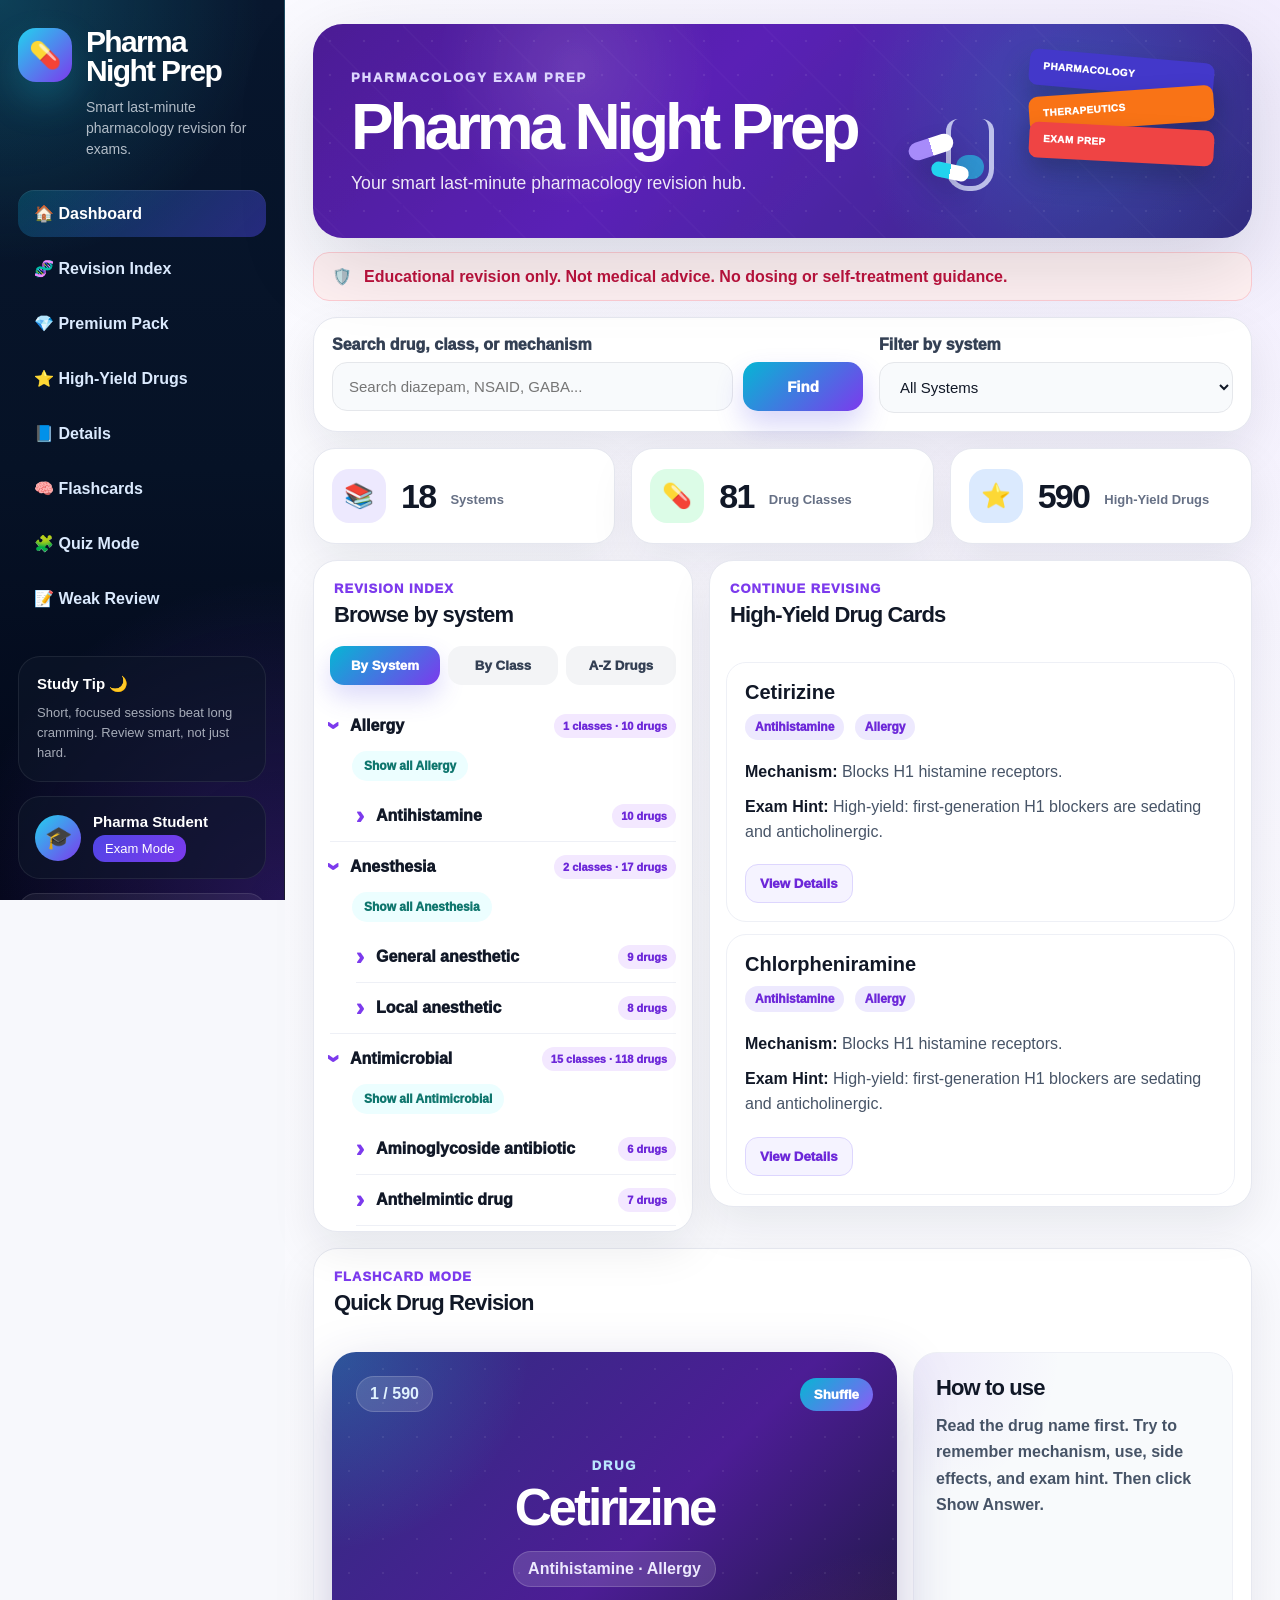
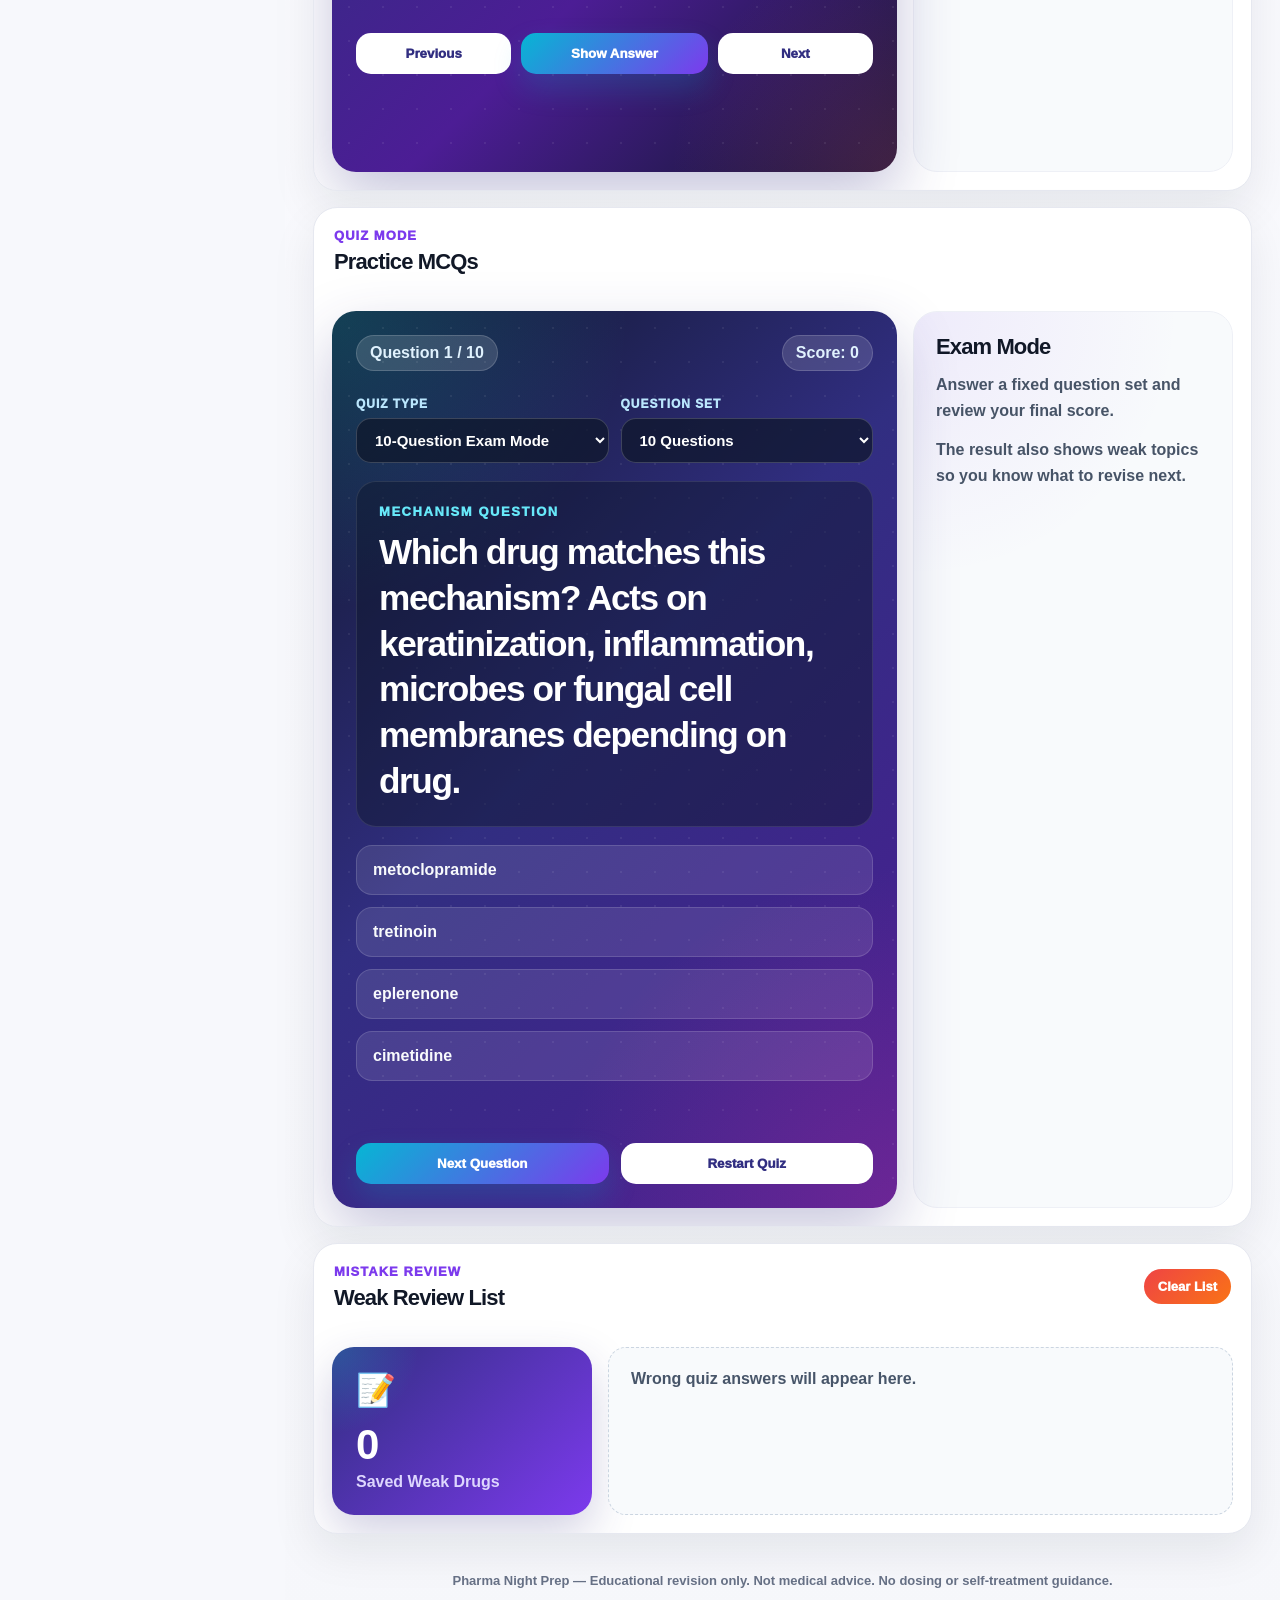
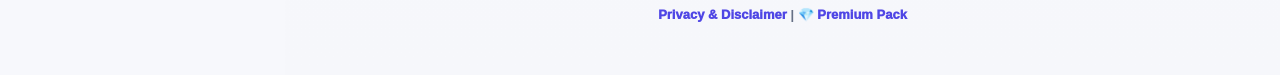
<file: index.html>
<!DOCTYPE html>
<html lang="en">
<head>
  <meta charset="UTF-8" />
  <meta name="viewport" content="width=device-width, initial-scale=1.0" />

  <title>Pharma Night Prep</title>

  <link rel="stylesheet" href="style.css?v=160" />
  <link rel="manifest" href="manifest.json" />
  <meta name="theme-color" content="#4f46e5" />
</head>

<body>

  <div class="app-layout">

    <!-- LEFT SIDEBAR -->
    <aside class="sidebar">
      <div class="brand-box">
        <div class="brand-logo">💊</div>
        <div>
          <h1>Pharma<br>Night Prep</h1>
          <p>Smart last-minute pharmacology revision for exams.</p>
        </div>
      </div>

      <nav class="sidebar-nav">
        <a href="#top" class="nav-link active">🏠 Dashboard</a>
        <a href="#revisionIndex" class="nav-link">🧬 Revision Index</a>
        <a href="premium.html" class="nav-link">💎 Premium Pack</a>
        <a href="#drugCards" class="nav-link">⭐ High-Yield Drugs</a>
        <a href="#drugDetail" class="nav-link">📘 Details</a>
        <a href="#flashcardMode" class="nav-link">🧠 Flashcards</a>
        <a href="#quizMode" class="nav-link">🧩 Quiz Mode</a>
        <a href="#weakReview" class="nav-link">📝 Weak Review</a>


      </nav>

      <div class="side-tip">
        <h3>Study Tip 🌙</h3>
        <p>Short, focused sessions beat long cramming. Review smart, not just hard.</p>
      </div>

      <div class="student-box">
        <div class="student-avatar">🎓</div>
        <div>
          <h3>Pharma Student</h3>
          <p>Exam Mode</p>
        </div>
      </div>
            <div class="app-version-box">
        <span id="appVersionText">Version 1.0.0</span>
        <button id="updateAppBtn" type="button">Update App</button>
      </div>
    </aside>

    <!-- MAIN CONTENT -->
    <main class="main-content" id="top">

      <!-- HERO -->
      <section class="hero-dashboard">
        <div class="hero-text">
          <span class="hero-label">PHARMACOLOGY EXAM PREP</span>
          <h1>Pharma Night Prep</h1>
          <p>Your smart last-minute pharmacology revision hub.</p>
        </div>

        <div class="hero-visual">
          <div class="book book-one">PHARMACOLOGY</div>
          <div class="book book-two">THERAPEUTICS</div>
          <div class="book book-three">EXAM PREP</div>
          <div class="lab-flask"></div>
          <div class="floating-pill pill-a"></div>
          <div class="floating-pill pill-b"></div>
        </div>
      </section>

      <!-- DISCLAIMER -->
      <section class="safety-note">
        <span>🛡️</span>
        <p>Educational revision only. Not medical advice. No dosing or self-treatment guidance.</p>
      </section>

      <!-- SEARCH TOOLS -->
      <section class="tools">
        <div>
          <label>Search drug, class, or mechanism</label>
          <div class="search-row">
  <input type="text" id="searchInput" placeholder="Search diazepam, NSAID, GABA..." />
  <button id="searchButton" class="search-button" type="button">Find</button>
</div>
        </div>

        <div>
          <label>Filter by system</label>
          <select id="systemFilter">
            <option value="All">All Systems</option>
          </select>
        </div>
      </section>

      <!-- STATS -->
      <section class="stats">
        <div class="stat-card">
          <span>📚</span>
          <h3 id="totalSystems">0</h3>
          <p>Systems</p>
        </div>

        <div class="stat-card">
          <span>💊</span>
          <h3 id="totalClasses">0</h3>
          <p>Drug Classes</p>
        </div>

        <div class="stat-card">
          <span>⭐</span>
          <h3 id="totalDrugs">0</h3>
          <p>High-Yield Drugs</p>
        </div>
      </section>

      <!-- MAIN DASHBOARD GRID -->
      <section class="dashboard-grid">

        <!-- REVISION INDEX -->
        <section class="revision-panel" id="revisionIndex">
          <div class="panel-title">
            <div>
              <span>Revision Index</span>
              <h2>Browse by system</h2>
            </div>
          </div>

          <div class="index-tabs">
            <button class="index-tab active" type="button">By System</button>
            <button class="index-tab" type="button">By Class</button>
            <button class="index-tab" type="button">A-Z Drugs</button>
          </div>

          <div id="indexTree" class="index-tree">
            <p class="index-placeholder">Index will load after script update.</p>
          </div>
        </section>

        <!-- DRUG CARDS -->
        <section class="cards-panel" id="drugCards">
          <div class="panel-title">
            <div>
              <span>Continue Revising</span>
              <h2>High-Yield Drug Cards</h2>
            </div>
          </div>

          <div id="drugGrid" class="drug-grid"></div>
        </section>

        <!-- DRUG DETAIL -->
        <section id="drugDetail" class="drug-detail hidden">
          <h2 id="detailName"></h2>

          <div class="detail-box">
            <p><strong>Drug Class:</strong> <span id="detailClass"></span></p>
            <p><strong>System:</strong> <span id="detailSystem"></span></p>
            <p><strong>Mechanism:</strong> <span id="detailMechanism"></span></p>
            <p><strong>Exam Use:</strong> <span id="detailUse"></span></p>
            <p><strong>Side Effects:</strong> <span id="detailSideEffects"></span></p>
            <p><strong>Exam Hint:</strong> <span id="detailHint"></span></p>
            <p><strong>Related Drugs:</strong> <span id="detailRelated"></span></p>
          </div>
        </section>

      </section>
            <!-- FLASHCARD MODE -->
      <section id="flashcardMode" class="flashcard-panel">
        <div class="panel-title">
          <div>
            <span>Flashcard Mode</span>
            <h2>Quick Drug Revision</h2>
          </div>
        </div>

        <div class="flashcard-layout">
          <div class="flashcard-card">
            <div class="flashcard-top">
              <span id="flashcardCounter">0 / 0</span>
              <button id="flashcardShuffleBtn" type="button">Shuffle</button>
            </div>

            <div class="flashcard-question">
              <p>Drug</p>
              <h3 id="flashcardFront">Flashcards will load here</h3>
              <span id="flashcardClass">Drug class</span>
            </div>

            <div id="flashcardAnswer" class="flashcard-answer hidden">
              <div>
                <h4>Mechanism</h4>
                <p id="flashcardMechanism">Mechanism will appear here.</p>
              </div>

              <div>
                <h4>Exam Use</h4>
                <p id="flashcardUse">Exam use will appear here.</p>
              </div>

              <div>
                <h4>Side Effects</h4>
                <p id="flashcardSideEffects">Side effects will appear here.</p>
              </div>

              <div>
                <h4>Exam Hint</h4>
                <p id="flashcardHint">Exam hint will appear here.</p>
              </div>
            </div>

            <div class="flashcard-actions">
              <button id="flashcardPrevBtn" type="button">Previous</button>
              <button id="flashcardFlipBtn" type="button">Show Answer</button>
              <button id="flashcardNextBtn" type="button">Next</button>
            </div>
          </div>

                    <div class="flashcard-note">
            <h3>How to use</h3>
            <p>Read the drug name first. Try to remember mechanism, use, side effects, and exam hint. Then click Show Answer.</p>
          </div>
        </div>
      </section>


      
      <!-- QUIZ MODE -->
      <section id="quizMode" class="quiz-panel">
        <div class="panel-title">
          <div>
            <span>Quiz Mode</span>
            <h2>Practice MCQs</h2>
          </div>
        </div>

        <div class="quiz-layout">
          <div class="quiz-card">
            <div class="quiz-top">
              <span id="quizCounter">Question 0 / 0</span>
              <span id="quizScore">Score: 0</span>
            </div>

            <div class="quiz-mode-row">
              <div>
                <label>Quiz Type</label>
                <select id="quizModeSelect">
                  <option value="exam10">10-Question Exam Mode</option>
                  <option value="practice">Practice Mode</option>
                </select>
              </div>

              <div>
                <label>Question Set</label>
                <select id="quizLimitSelect">
                  <option value="10">10 Questions</option>
                  <option value="20">20 Questions</option>
                  <option value="all">All Filtered Drugs</option>
                </select>
              </div>
            </div>

            <div class="quiz-question-box">
              <p id="quizQuestionType">Mechanism Question</p>
              <h3 id="quizQuestion">Quiz will load here</h3>
            </div>

            <div id="quizOptions" class="quiz-options">
              <button type="button">Option A</button>
              <button type="button">Option B</button>
              <button type="button">Option C</button>
              <button type="button">Option D</button>
            </div>

            <p id="quizFeedback" class="quiz-feedback"></p>

            <div id="quizResult" class="quiz-result hidden">
              <h3 id="quizResultTitle">Quiz Finished 🎉</h3>
              <p id="quizResultScore">Score: 0 / 10</p>
              <p id="quizResultMessage">Keep revising.</p>

              <div>
                <h4>Weak topics to review</h4>
                <ul id="quizWeakTopics"></ul>
              </div>
            </div>

            <div class="quiz-actions">
              <button id="quizNextBtn" type="button">Next Question</button>
              <button id="quizRestartBtn" type="button">Restart Quiz</button>
            </div>
          </div>

                    <div class="quiz-note">
            <h3>Exam Mode</h3>
            <p>Answer a fixed question set and review your final score.</p>
            <p>The result also shows weak topics so you know what to revise next.</p>
          </div>
        </div>
      </section>


            <!-- WEAK REVIEW -->
      <section id="weakReview" class="weak-panel">
        <div class="panel-title">
          <div>
            <span>Mistake Review</span>
            <h2>Weak Review List</h2>
          </div>

          <button id="clearWeakBtn" type="button" class="clear-weak-btn">Clear List</button>
        </div>

        <div class="weak-layout">
          <div class="weak-summary-card">
            <span>📝</span>
            <h3 id="weakCount">0</h3>
            <p>Saved Weak Drugs</p>
          </div>

          <div id="weakList" class="weak-list">
            <p class="weak-empty">Wrong quiz answers will appear here.</p>
          </div>
        </div>
      </section>

      <footer>
  <p>
    Pharma Night Prep — Educational revision only.
    Not medical advice. No dosing or self-treatment guidance.
  </p>

  <p>
    <a href="privacy.html">Privacy & Disclaimer</a>
    |
    <a href="premium.html">💎 Premium Pack</a>
  </p>
</footer>

    </main>

  </div>

  <script src="script.js?v=160"></script>

  <script>
    if ("serviceWorker" in navigator) {
      window.addEventListener("load", function() {
        navigator.serviceWorker.register("service-worker.js?v=160");
      });
    }
  </script>

</body>
</html>
</file>
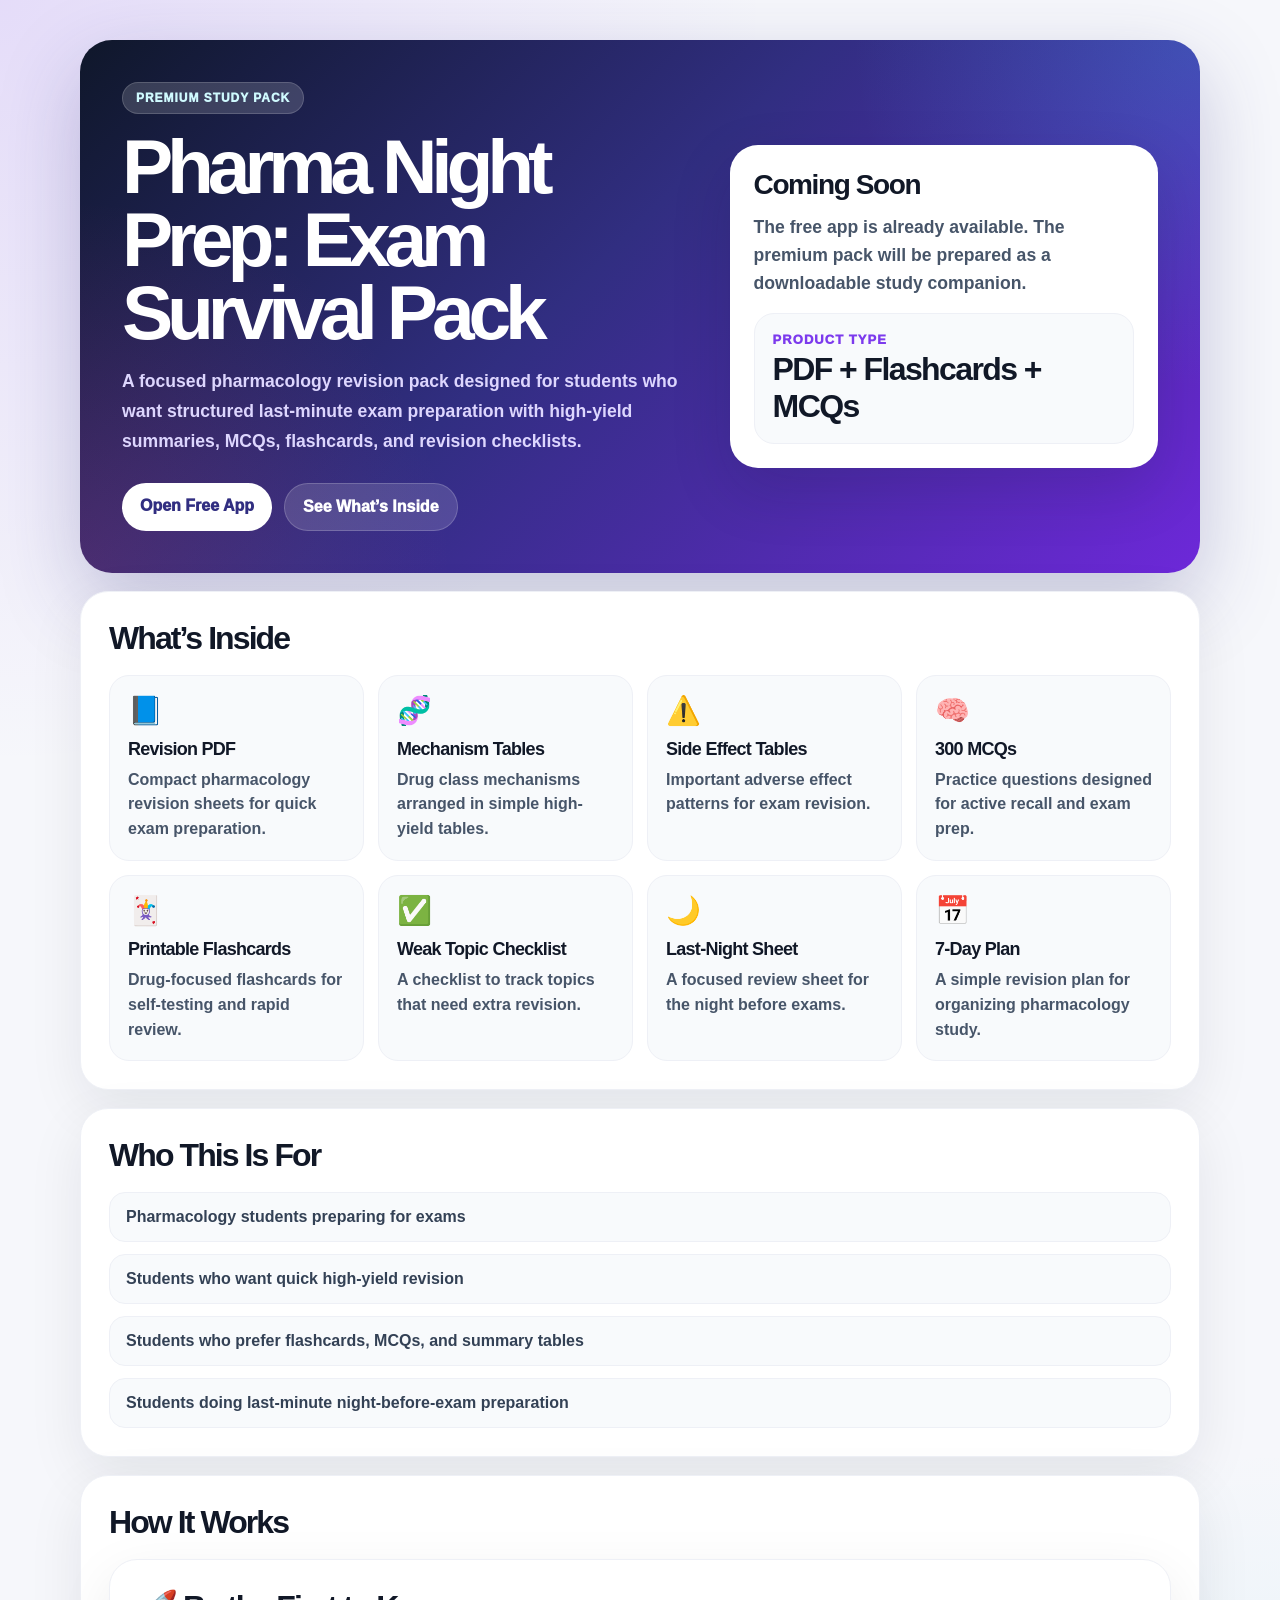
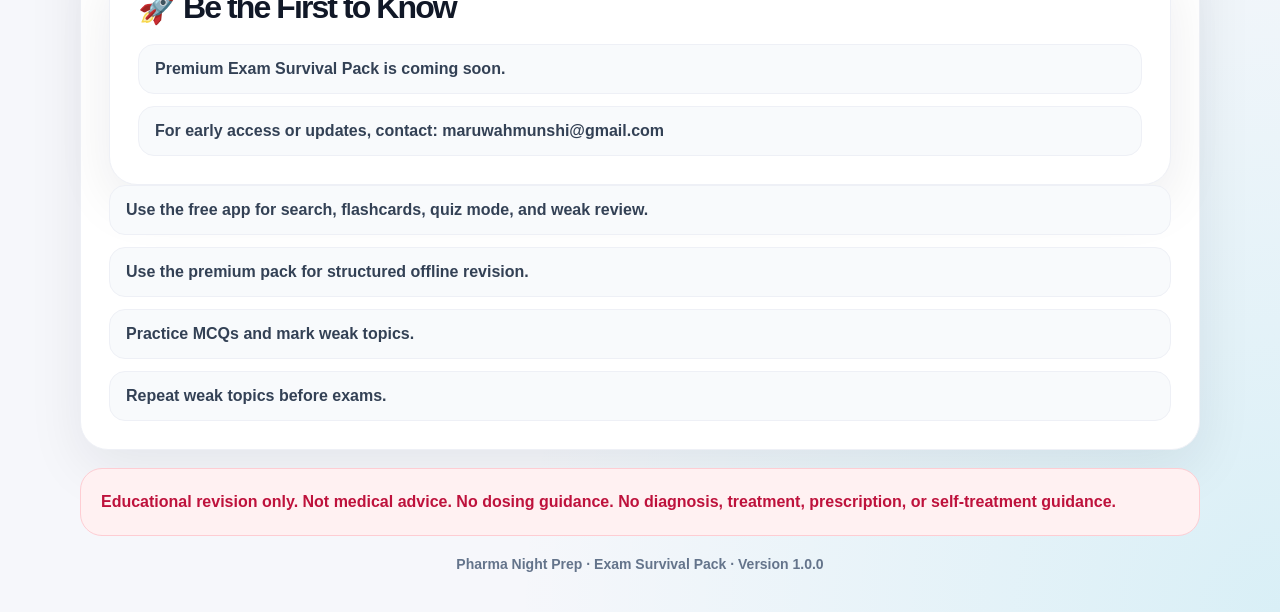
<file: premium.html>
<!DOCTYPE html>
<html lang="en">
<head>
  <meta charset="UTF-8" />
  <meta name="viewport" content="width=device-width, initial-scale=1.0" />

  <title>Exam Survival Pack | Pharma Night Prep</title>

  <link rel="stylesheet" href="style.css?v=160" />
  <meta name="theme-color" content="#4f46e5" />

  <style>
    body {
      background:
        radial-gradient(circle at top left, rgba(124, 58, 237, 0.14), transparent 30%),
        radial-gradient(circle at bottom right, rgba(6, 182, 212, 0.12), transparent 30%),
        #f6f7fb;
    }

    .premium-wrapper {
      width: min(1120px, calc(100% - 32px));
      margin: 40px auto;
    }

    .premium-hero {
      overflow: hidden;
      border-radius: 32px;
      color: white;
      background:
        radial-gradient(circle at top right, rgba(34, 211, 238, 0.22), transparent 28%),
        radial-gradient(circle at bottom left, rgba(236, 72, 153, 0.18), transparent 30%),
        linear-gradient(135deg, #0f172a, #312e81 45%, #6d28d9);
      box-shadow: 0 28px 80px rgba(49, 46, 129, 0.25);
    }

    .premium-hero-inner {
      display: grid;
      grid-template-columns: 1.15fr 0.85fr;
      gap: 28px;
      padding: 42px;
      align-items: center;
    }

    .premium-badge {
      display: inline-flex;
      margin-bottom: 16px;
      padding: 8px 13px;
      border-radius: 999px;
      background: rgba(255, 255, 255, 0.16);
      border: 1px solid rgba(255, 255, 255, 0.16);
      color: #cffafe;
      font-size: 12px;
      font-weight: 950;
      letter-spacing: 0.08em;
      text-transform: uppercase;
    }

    .premium-hero h1 {
      margin: 0;
      font-size: clamp(2.6rem, 6vw, 5rem);
      line-height: 0.95;
      letter-spacing: -0.08em;
    }

    .premium-hero p {
      max-width: 700px;
      margin: 18px 0 0;
      color: #ddd6fe;
      font-size: 1.1rem;
      line-height: 1.7;
      font-weight: 750;
    }

    .premium-actions {
      display: flex;
      flex-wrap: wrap;
      gap: 12px;
      margin-top: 26px;
    }

    .premium-actions a,
    .premium-actions button {
      border: none;
      padding: 14px 18px;
      border-radius: 999px;
      font-weight: 950;
      text-decoration: none;
      cursor: pointer;
    }

    .premium-primary {
      color: #312e81;
      background: white;
    }

    .premium-secondary {
      color: white;
      background: rgba(255, 255, 255, 0.14);
      border: 1px solid rgba(255, 255, 255, 0.18) !important;
    }

    .premium-product-card {
      padding: 24px;
      border-radius: 28px;
      color: #111827;
      background: white;
      box-shadow: 0 22px 60px rgba(15, 23, 42, 0.15);
    }

    .premium-product-card h2 {
      margin: 0 0 12px;
      font-size: 28px;
      letter-spacing: -0.05em;
    }

    .premium-product-card p {
      margin: 0 0 16px;
      color: #475569;
      font-weight: 800;
      line-height: 1.6;
    }

    .premium-price {
      display: grid;
      gap: 4px;
      padding: 18px;
      border-radius: 20px;
      background: #f8fafc;
      border: 1px solid #eef0f6;
    }

    .premium-price span {
      color: #7c3aed;
      font-size: 13px;
      font-weight: 950;
      text-transform: uppercase;
      letter-spacing: 0.08em;
    }

    .premium-price strong {
      color: #111827;
      font-size: 32px;
      letter-spacing: -0.05em;
    }

    .premium-section {
      margin-top: 18px;
      padding: 28px;
      border-radius: 28px;
      background: white;
      border: 1px solid #eef0f6;
      box-shadow: 0 18px 55px rgba(15, 23, 42, 0.08);
    }

    .premium-section h2 {
      margin: 0 0 18px;
      color: #111827;
      font-size: 32px;
      letter-spacing: -0.06em;
    }

    .premium-grid {
      display: grid;
      grid-template-columns: repeat(4, 1fr);
      gap: 14px;
    }

    .premium-feature {
      padding: 18px;
      border-radius: 20px;
      background: #f8fafc;
      border: 1px solid #eef0f6;
    }

    .premium-feature span {
      font-size: 28px;
    }

    .premium-feature h3 {
      margin: 12px 0 8px;
      color: #111827;
      font-size: 18px;
      letter-spacing: -0.04em;
    }

    .premium-feature p {
      margin: 0;
      color: #475569;
      line-height: 1.55;
      font-weight: 750;
    }

    .premium-list {
      display: grid;
      gap: 12px;
      margin: 0;
      padding: 0;
      list-style: none;
    }

    .premium-list li {
      padding: 15px 16px;
      border-radius: 16px;
      color: #334155;
      background: #f8fafc;
      border: 1px solid #eef0f6;
      font-weight: 850;
    }

    .premium-warning {
      margin-top: 18px;
      padding: 20px;
      border-radius: 22px;
      color: #be123c;
      background: #fff1f2;
      border: 1px solid #fecdd3;
      font-weight: 900;
      line-height: 1.6;
    }

    .premium-footer {
      margin-top: 20px;
      text-align: center;
      color: #64748b;
      font-size: 14px;
      font-weight: 800;
    }

    @media (max-width: 900px) {
      .premium-hero-inner {
        grid-template-columns: 1fr;
        padding: 28px;
      }

      .premium-grid {
        grid-template-columns: 1fr 1fr;
      }
    }

    @media (max-width: 600px) {
      .premium-grid {
        grid-template-columns: 1fr;
      }
    }
  </style>
</head>

<body>

  <main class="premium-wrapper">

    <section class="premium-hero">
      <div class="premium-hero-inner">

        <div>
          <span class="premium-badge">Premium Study Pack</span>
          <h1>Pharma Night Prep: Exam Survival Pack</h1>
          <p>
            A focused pharmacology revision pack designed for students who want
            structured last-minute exam preparation with high-yield summaries,
            MCQs, flashcards, and revision checklists.
          </p>

          <div class="premium-actions">
            <a href="index.html" class="premium-primary">Open Free App</a>
            <a href="#inside" class="premium-secondary">See What’s Inside</a>
          </div>
        </div>

        <div class="premium-product-card">
          <h2>Coming Soon</h2>
          <p>
            The free app is already available. The premium pack will be prepared
            as a downloadable study companion.
          </p>

          <div class="premium-price">
            <span>Product Type</span>
            <strong>PDF + Flashcards + MCQs</strong>
          </div>
        </div>

      </div>
    </section>

    <section class="premium-section" id="inside">
      <h2>What’s Inside</h2>

      <div class="premium-grid">

        <div class="premium-feature">
          <span>📘</span>
          <h3>Revision PDF</h3>
          <p>Compact pharmacology revision sheets for quick exam preparation.</p>
        </div>

        <div class="premium-feature">
          <span>🧬</span>
          <h3>Mechanism Tables</h3>
          <p>Drug class mechanisms arranged in simple high-yield tables.</p>
        </div>

        <div class="premium-feature">
          <span>⚠️</span>
          <h3>Side Effect Tables</h3>
          <p>Important adverse effect patterns for exam revision.</p>
        </div>

        <div class="premium-feature">
          <span>🧠</span>
          <h3>300 MCQs</h3>
          <p>Practice questions designed for active recall and exam prep.</p>
        </div>

        <div class="premium-feature">
          <span>🃏</span>
          <h3>Printable Flashcards</h3>
          <p>Drug-focused flashcards for self-testing and rapid review.</p>
        </div>

        <div class="premium-feature">
          <span>✅</span>
          <h3>Weak Topic Checklist</h3>
          <p>A checklist to track topics that need extra revision.</p>
        </div>

        <div class="premium-feature">
          <span>🌙</span>
          <h3>Last-Night Sheet</h3>
          <p>A focused review sheet for the night before exams.</p>
        </div>

        <div class="premium-feature">
          <span>📅</span>
          <h3>7-Day Plan</h3>
          <p>A simple revision plan for organizing pharmacology study.</p>
        </div>

      </div>
    </section>

    <section class="premium-section">
      <h2>Who This Is For</h2>

      <ul class="premium-list">
        <li>Pharmacology students preparing for exams</li>
        <li>Students who want quick high-yield revision</li>
        <li>Students who prefer flashcards, MCQs, and summary tables</li>
        <li>Students doing last-minute night-before-exam preparation</li>
      </ul>
    </section>

    <section class="premium-section">
      <h2>How It Works</h2>
      <section class="premium-section">
  <h2>🚀 Be the First to Know</h2>

  <ul class="premium-list">
    <li>Premium Exam Survival Pack is coming soon.</li>
    <li>For early access or updates, contact: maruwahmunshi@gmail.com</li>
  </ul>
</section>

      <ul class="premium-list">
        <li>Use the free app for search, flashcards, quiz mode, and weak review.</li>
        <li>Use the premium pack for structured offline revision.</li>
        <li>Practice MCQs and mark weak topics.</li>
        <li>Repeat weak topics before exams.</li>
      </ul>
    </section>

    <div class="premium-warning">
      Educational revision only. Not medical advice. No dosing guidance.
      No diagnosis, treatment, prescription, or self-treatment guidance.
    </div>

    <div class="premium-footer">
      Pharma Night Prep · Exam Survival Pack · Version 1.0.0
    </div>

  </main>

</body>
</html>
</file>
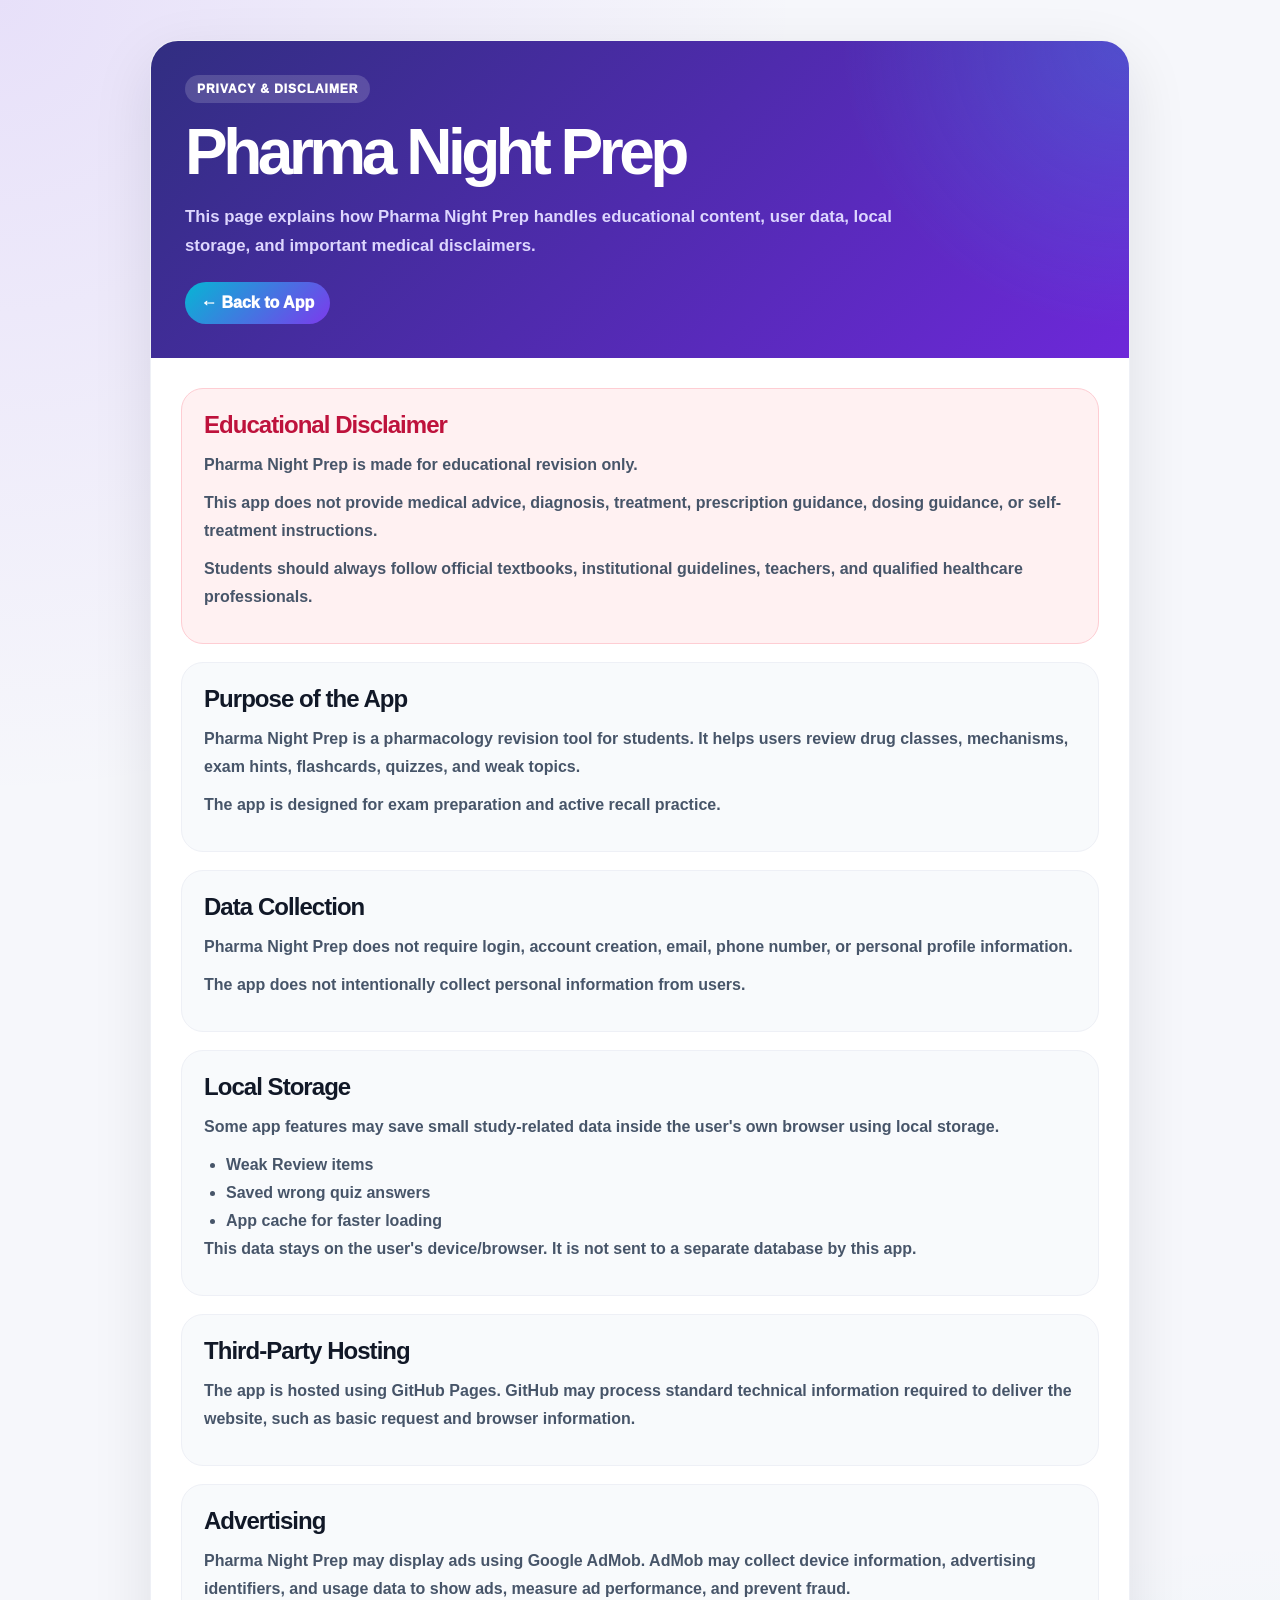
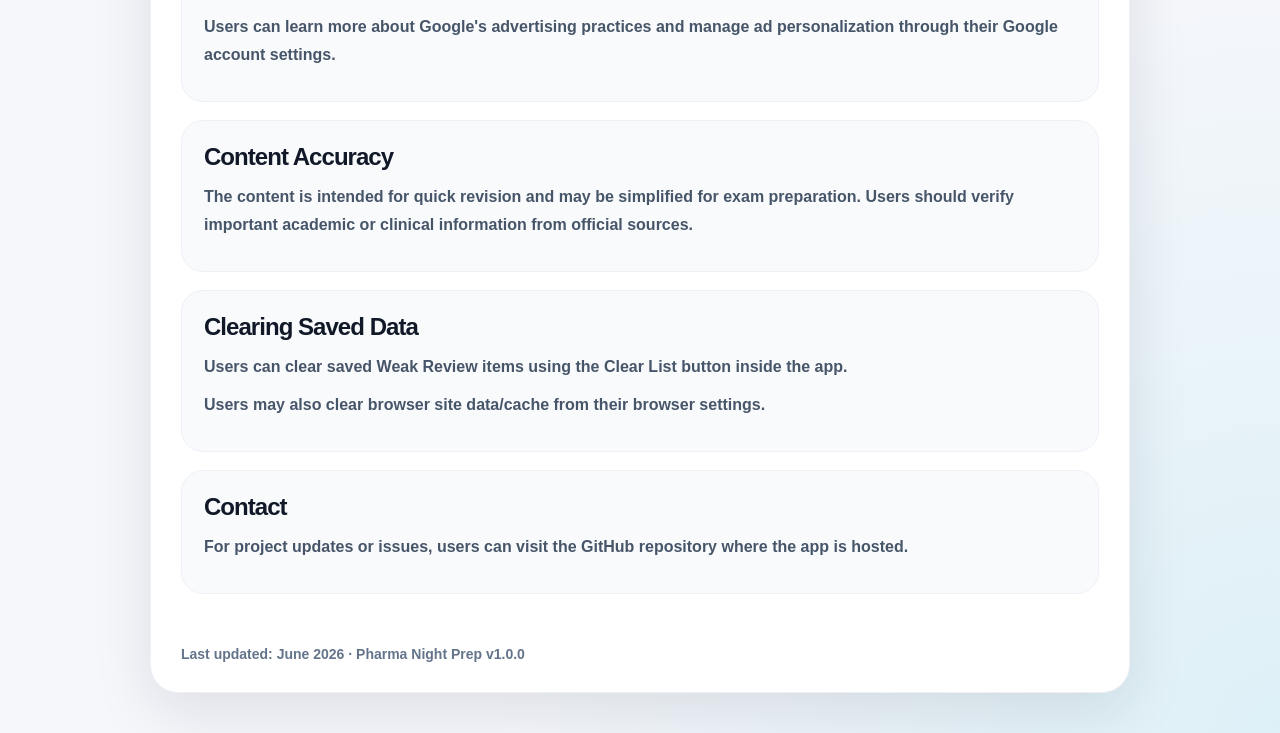
<file: privacy.html>
<!DOCTYPE html>
<html lang="en">
<head>
  <meta charset="UTF-8" />
  <meta name="viewport" content="width=device-width, initial-scale=1.0" />

  <title>Privacy & Disclaimer | Pharma Night Prep</title>

  <link rel="stylesheet" href="style.css?v=140" />
  <meta name="theme-color" content="#4f46e5" />

  <style>
    body {
      background:
        radial-gradient(circle at top left, rgba(124, 58, 237, 0.12), transparent 30%),
        radial-gradient(circle at bottom right, rgba(6, 182, 212, 0.10), transparent 30%),
        #f6f7fb;
    }

    .policy-wrapper {
      width: min(980px, calc(100% - 32px));
      margin: 40px auto;
    }

    .policy-card {
      overflow: hidden;
      border-radius: 28px;
      background: white;
      border: 1px solid #eef0f6;
      box-shadow: 0 20px 60px rgba(15, 23, 42, 0.10);
    }

    .policy-hero {
      padding: 34px;
      color: white;
      background:
        radial-gradient(circle at top right, rgba(34, 211, 238, 0.22), transparent 28%),
        linear-gradient(135deg, #312e81, #6d28d9);
    }

    .policy-hero span {
      display: inline-flex;
      margin-bottom: 12px;
      padding: 7px 12px;
      border-radius: 999px;
      background: rgba(255, 255, 255, 0.16);
      font-size: 12px;
      font-weight: 950;
      letter-spacing: 0.08em;
      text-transform: uppercase;
    }

    .policy-hero h1 {
      margin: 0;
      font-size: clamp(2.1rem, 5vw, 4rem);
      letter-spacing: -0.07em;
    }

    .policy-hero p {
      max-width: 720px;
      margin: 14px 0 0;
      color: #ddd6fe;
      font-size: 1.05rem;
      line-height: 1.7;
      font-weight: 700;
    }

    .policy-content {
      display: grid;
      gap: 18px;
      padding: 30px;
    }

    .policy-section {
      padding: 22px;
      border-radius: 22px;
      background: #f8fafc;
      border: 1px solid #eef0f6;
    }

    .policy-section h2 {
      margin: 0 0 12px;
      color: #111827;
      font-size: 24px;
      letter-spacing: -0.04em;
    }

    .policy-section p,
    .policy-section li {
      color: #475569;
      line-height: 1.75;
      font-weight: 700;
    }

    .policy-section p {
      margin: 0 0 10px;
    }

    .policy-section ul {
      margin: 0;
      padding-left: 22px;
    }

    .policy-warning {
      border-color: #fecdd3;
      background: #fff1f2;
    }

    .policy-warning h2 {
      color: #be123c;
    }

    .back-link {
      display: inline-flex;
      margin-top: 22px;
      padding: 12px 16px;
      border-radius: 999px;
      color: white;
      background: linear-gradient(135deg, #06b6d4, #7c3aed);
      font-weight: 950;
      text-decoration: none;
    }

    .policy-footer {
      padding: 22px 30px 30px;
      color: #64748b;
      font-size: 14px;
      font-weight: 800;
    }
  </style>
</head>

<body>

  <main class="policy-wrapper">
    <section class="policy-card">

      <div class="policy-hero">
        <span>Privacy & Disclaimer</span>
        <h1>Pharma Night Prep</h1>
        <p>
          This page explains how Pharma Night Prep handles educational content,
          user data, local storage, and important medical disclaimers.
        </p>

        <a href="index.html" class="back-link">← Back to App</a>
      </div>

      <div class="policy-content">

        <section class="policy-section policy-warning">
          <h2>Educational Disclaimer</h2>
          <p>
            Pharma Night Prep is made for educational revision only.
          </p>
          <p>
            This app does not provide medical advice, diagnosis, treatment,
            prescription guidance, dosing guidance, or self-treatment instructions.
          </p>
          <p>
            Students should always follow official textbooks, institutional
            guidelines, teachers, and qualified healthcare professionals.
          </p>
        </section>

        <section class="policy-section">
          <h2>Purpose of the App</h2>
          <p>
            Pharma Night Prep is a pharmacology revision tool for students.
            It helps users review drug classes, mechanisms, exam hints,
            flashcards, quizzes, and weak topics.
          </p>
          <p>
            The app is designed for exam preparation and active recall practice.
          </p>
        </section>

        <section class="policy-section">
          <h2>Data Collection</h2>
          <p>
            Pharma Night Prep does not require login, account creation, email,
            phone number, or personal profile information.
          </p>
          <p>
            The app does not intentionally collect personal information from users.
          </p>
        </section>

        <section class="policy-section">
          <h2>Local Storage</h2>
          <p>
            Some app features may save small study-related data inside the user's
            own browser using local storage.
          </p>
          <ul>
            <li>Weak Review items</li>
            <li>Saved wrong quiz answers</li>
            <li>App cache for faster loading</li>
          </ul>
          <p>
            This data stays on the user's device/browser. It is not sent to a
            separate database by this app.
          </p>
        </section>

        <section class="policy-section">
          <h2>Third-Party Hosting</h2>
          <p>
            The app is hosted using GitHub Pages. GitHub may process standard
            technical information required to deliver the website, such as basic
            request and browser information.
          </p>
        </section>

        <section class="policy-section">
  <h2>Advertising</h2>
  <p>
    Pharma Night Prep may display ads using Google AdMob. AdMob may collect
    device information, advertising identifiers, and usage data to show ads,
    measure ad performance, and prevent fraud.
  </p>
  <p>
    Users can learn more about Google's advertising practices and manage ad
    personalization through their Google account settings.
  </p>
</section>

        <section class="policy-section">
          <h2>Content Accuracy</h2>
          <p>
            The content is intended for quick revision and may be simplified for
            exam preparation. Users should verify important academic or clinical
            information from official sources.
          </p>
        </section>

        <section class="policy-section">
          <h2>Clearing Saved Data</h2>
          <p>
            Users can clear saved Weak Review items using the Clear List button
            inside the app.
          </p>
          <p>
            Users may also clear browser site data/cache from their browser
            settings.
          </p>
        </section>

        <section class="policy-section">
          <h2>Contact</h2>
          <p>
            For project updates or issues, users can visit the GitHub repository
            where the app is hosted.
          </p>
        </section>

      </div>

      <div class="policy-footer">
        Last updated: June 2026 · Pharma Night Prep v1.0.0
      </div>

    </section>
  </main>

</body>
</html>
</file>
<file: style.css>
* {
  box-sizing: border-box;
}

:root {
  --navy: #061226;
  --navy-soft: #0b1730;
  --purple: #6d28d9;
  --purple-dark: #4c1d95;
  --indigo: #4f46e5;
  --cyan: #06b6d4;
  --teal: #14b8a6;
  --green: #22c55e;
  --orange: #f59e0b;
  --pink: #ec4899;
  --red: #ef4444;

  --text: #111827;
  --muted: #667085;
  --soft-bg: #f6f7fb;
  --white: #ffffff;
  --border: #e6e8f0;

  --shadow: 0 18px 45px rgba(15, 23, 42, 0.08);
  --shadow-strong: 0 28px 80px rgba(15, 23, 42, 0.14);
}

html {
  scroll-behavior: smooth;
}

body {
  margin: 0;
  font-family: Inter, Arial, sans-serif;
  background: #f7f8fc;
  color: var(--text);
  overflow-x: hidden;
}

button,
input,
select {
  font-family: inherit;
}

button {
  cursor: pointer;
}

.app-layout {
  display: grid;
  grid-template-columns: 285px 1fr;
  min-height: 100vh;
}

/* LEFT SIDEBAR */

.sidebar {
  position: sticky;
  top: 0;
  height: 100vh;
  padding: 28px 18px;
  color: white;
  overflow-y: auto;
  background:
    radial-gradient(circle at top left, rgba(34, 211, 238, 0.22), transparent 28%),
    radial-gradient(circle at bottom right, rgba(124, 58, 237, 0.28), transparent 34%),
    linear-gradient(180deg, #08172e 0%, #061226 52%, #020617 100%);
  border-right: 1px solid rgba(255, 255, 255, 0.08);
}

.brand-box {
  display: flex;
  align-items: flex-start;
  gap: 14px;
  margin-bottom: 30px;
}

.brand-logo {
  width: 54px;
  height: 54px;
  display: grid;
  place-items: center;
  flex-shrink: 0;
  border-radius: 18px;
  font-size: 26px;
  background: linear-gradient(135deg, #22d3ee, #7c3aed);
  box-shadow: 0 18px 38px rgba(34, 211, 238, 0.22);
}

.brand-box h1 {
  margin: 0;
  font-size: 30px;
  line-height: 0.95;
  letter-spacing: -0.055em;
}

.brand-box p {
  margin: 12px 0 0;
  color: rgba(226, 232, 240, 0.78);
  line-height: 1.5;
  font-size: 14px;
}

.sidebar-nav {
  display: grid;
  gap: 8px;
}

.nav-link {
  display: flex;
  align-items: center;
  gap: 12px;
  text-decoration: none;
  padding: 14px 16px;
  border-radius: 16px;
  color: #dbeafe;
  font-weight: 850;
  transition: 0.22s ease;
}

.nav-link:hover,
.nav-link.active {
  color: white;
  background: linear-gradient(135deg, rgba(6, 182, 212, 0.22), rgba(79, 70, 229, 0.46));
  box-shadow: inset 0 1px 0 rgba(255, 255, 255, 0.08);
}

.side-tip {
  margin-top: 34px;
  padding: 18px;
  border-radius: 22px;
  background: rgba(15, 23, 42, 0.58);
  border: 1px solid rgba(255, 255, 255, 0.08);
}

.side-tip h3 {
  margin: 0 0 10px;
  font-size: 15px;
}

.side-tip p {
  margin: 0;
  color: rgba(226, 232, 240, 0.72);
  line-height: 1.55;
  font-size: 13px;
}

.student-box {
  margin-top: 14px;
  display: flex;
  align-items: center;
  gap: 12px;
  padding: 16px;
  border-radius: 22px;
  background: rgba(15, 23, 42, 0.58);
  border: 1px solid rgba(255, 255, 255, 0.08);
}

.student-avatar {
  width: 46px;
  height: 46px;
  display: grid;
  place-items: center;
  border-radius: 50%;
  background: linear-gradient(135deg, #22d3ee, #7c3aed);
  font-size: 22px;
}

.student-box h3 {
  margin: 0 0 5px;
  font-size: 15px;
}

.student-box p {
  display: inline-block;
  margin: 0;
  padding: 6px 12px;
  border-radius: 12px;
  color: white;
  font-size: 13px;
  background: linear-gradient(135deg, #4f46e5, #7c3aed);
}

/* MAIN CONTENT */

.main-content {
  min-width: 0;
  padding: 24px 28px 34px;
  background:
    radial-gradient(circle at top right, rgba(124, 58, 237, 0.07), transparent 32%),
    linear-gradient(180deg, #fbfbff 0%, #f6f7fb 100%);
}

/* HERO */

.hero-dashboard {
  position: relative;
  overflow: hidden;
  min-height: 190px;
  display: flex;
  align-items: center;
  justify-content: space-between;
  padding: 32px 38px;
  border-radius: 30px;
  color: white;
  background:
    radial-gradient(circle at 80% 35%, rgba(34, 211, 238, 0.22), transparent 28%),
    radial-gradient(circle at 28% 20%, rgba(255, 255, 255, 0.12), transparent 20%),
    linear-gradient(135deg, #4c1d95 0%, #5b21b6 40%, #312e81 100%);
  box-shadow: var(--shadow-strong);
}

.hero-dashboard::before {
  content: "";
  position: absolute;
  inset: 0;
  opacity: 0.16;
  background-image:
    radial-gradient(circle, rgba(255, 255, 255, 0.45) 1px, transparent 1.6px),
    linear-gradient(45deg, transparent 48%, rgba(255, 255, 255, 0.16) 49%, transparent 50%);
  background-size: 34px 34px, 90px 90px;
}

.hero-text {
  position: relative;
  z-index: 2;
}

.hero-label {
  display: inline-block;
  margin-bottom: 10px;
  color: #ddd6fe;
  font-size: 13px;
  font-weight: 950;
  letter-spacing: 0.15em;
}

.hero-text h1 {
  margin: 0;
  font-size: clamp(2.4rem, 5vw, 4.5rem);
  line-height: 1;
  letter-spacing: -0.065em;
}

.hero-text p {
  margin: 14px 0 0;
  color: rgba(255, 255, 255, 0.90);
  font-size: 1.1rem;
}

/* HERO VISUAL */

.hero-visual {
  position: relative;
  z-index: 2;
  width: 330px;
  height: 150px;
}

.book {
  position: absolute;
  right: 0;
  width: 185px;
  height: 36px;
  padding: 11px 14px;
  border-radius: 9px;
  color: white;
  font-size: 10px;
  font-weight: 950;
  letter-spacing: 0.04em;
  box-shadow: 0 16px 28px rgba(15, 23, 42, 0.28);
}

.book-one {
  top: 0;
  background: #4338ca;
  transform: rotate(5deg);
}

.book-two {
  top: 35px;
  background: #f97316;
  transform: rotate(-4deg);
}

.book-three {
  top: 70px;
  background: #ef4444;
  transform: rotate(3deg);
}

.lab-flask {
  position: absolute;
  right: 220px;
  bottom: 15px;
  width: 48px;
  height: 72px;
  border: 5px solid rgba(224, 231, 255, 0.78);
  border-top: none;
  border-radius: 12px 12px 22px 22px;
}

.lab-flask::after {
  content: "";
  position: absolute;
  left: 5px;
  right: 5px;
  bottom: 7px;
  height: 24px;
  border-radius: 12px;
  background: rgba(34, 211, 238, 0.58);
}

.floating-pill {
  position: absolute;
  border-radius: 999px;
  box-shadow: 0 12px 24px rgba(15, 23, 42, 0.22);
}

.pill-a {
  width: 46px;
  height: 18px;
  right: 260px;
  top: 82px;
  background: linear-gradient(90deg, #a78bfa 50%, white 50%);
  transform: rotate(-18deg);
}

.pill-b {
  width: 38px;
  height: 15px;
  right: 245px;
  top: 108px;
  background: linear-gradient(90deg, #22d3ee 50%, white 50%);
  transform: rotate(12deg);
}

/* SAFETY NOTE */

.safety-note {
  margin: 14px 0 16px;
  display: flex;
  align-items: center;
  gap: 12px;
  padding: 14px 18px;
  border-radius: 16px;
  color: #be123c;
  background: #fff1f2;
  border: 1px solid #fecdd3;
  font-weight: 850;
}

.safety-note p {
  margin: 0;
}

/* SEARCH TOOLS */

.tools {
  display: grid;
  grid-template-columns: 1.2fr 0.8fr;
  gap: 16px;
  padding: 18px;
  border-radius: 24px;
  background: white;
  border: 1px solid var(--border);
  box-shadow: var(--shadow);
}

.tools label {
  display: block;
  margin-bottom: 8px;
  color: #344054;
  font-weight: 950;
}

input,
select {
  width: 100%;
  padding: 15px 16px;
  border-radius: 15px;
  border: 1px solid #e5e7eb;
  background: #f8fafc;
  color: #111827;
  font-size: 15px;
  outline: none;
}

input:focus,
select:focus {
  border-color: #8b5cf6;
  box-shadow: 0 0 0 4px rgba(139, 92, 246, 0.12);
}

/* STATS */

.stats {
  display: grid;
  grid-template-columns: repeat(3, 1fr);
  gap: 16px;
  margin: 16px 0;
}

.stat-card {
  display: flex;
  align-items: center;
  gap: 15px;
  min-height: 96px;
  padding: 18px;
  border-radius: 22px;
  background: white;
  border: 1px solid var(--border);
  box-shadow: var(--shadow);
}

.stat-card span {
  width: 54px;
  height: 54px;
  display: grid;
  place-items: center;
  border-radius: 17px;
  font-size: 24px;
  background: #ede9fe;
}

.stat-card:nth-child(2) span {
  background: #dcfce7;
}

.stat-card:nth-child(3) span {
  background: #dbeafe;
}

.stat-card h3 {
  margin: 0;
  font-size: 34px;
  line-height: 1;
  letter-spacing: -0.05em;
}

.stat-card p {
  margin: 6px 0 0;
  color: var(--muted);
  font-size: 13px;
  font-weight: 850;
}

/* DASHBOARD GRID */

.dashboard-grid {
  display: grid;
  grid-template-columns: 380px minmax(360px, 1fr);
  gap: 16px;
  align-items: start;
}

.revision-panel,
.cards-panel,
.drug-detail {
  overflow: hidden;
  border-radius: 24px;
  background: white;
  border: 1px solid var(--border);
  box-shadow: var(--shadow);
}

.panel-title {
  padding: 18px 20px;
  display: flex;
  align-items: center;
  justify-content: space-between;
}

.panel-title span {
  color: #7c3aed;
  font-size: 13px;
  font-weight: 950;
  text-transform: uppercase;
  letter-spacing: 0.08em;
}

.panel-title h2 {
  margin: 5px 0 0;
  font-size: 22px;
  letter-spacing: -0.04em;
}

/* INDEX PANEL */

.index-tabs {
  display: flex;
  gap: 8px;
  padding: 0 16px 16px;
}

.index-tab {
  flex: 1;
  border: none;
  padding: 12px 10px;
  border-radius: 14px;
  color: #344054;
  background: #f3f4f6;
  font-weight: 950;
}

.index-tab.active {
  color: white;
  background: linear-gradient(135deg, #06b6d4, #7c3aed);
  box-shadow: 0 12px 26px rgba(79, 70, 229, 0.20);
}

.index-tree {
  padding: 0 16px 18px;
  max-height: 530px;
  overflow-y: auto;
}

.index-placeholder {
  margin: 0;
  padding: 18px;
  border-radius: 16px;
  color: #667085;
  background: #f8fafc;
  font-weight: 800;
}

/* DRUG CARDS */

.drug-grid {
  display: grid;
  grid-template-columns: 1fr;
  gap: 12px;
  padding: 16px;
  max-height: 560px;
  overflow-y: auto;
}

.drug-card {
  padding: 18px;
  border-radius: 20px;
  background: white;
  border: 1px solid #eef0f6;
  transition: 0.22s ease;
}

.drug-card:hover {
  transform: translateY(-2px);
  border-color: #c4b5fd;
  background: #faf5ff;
}

.drug-card h3 {
  margin: 0 0 10px;
  color: #111827;
  font-size: 20px;
  text-transform: capitalize;
}

.tag {
  display: inline-flex;
  margin: 0 6px 10px 0;
  padding: 6px 10px;
  border-radius: 999px;
  color: #6d28d9;
  background: #ede9fe;
  font-size: 12px;
  font-weight: 950;
}

.drug-card p {
  margin: 10px 0;
  color: #475467;
  line-height: 1.55;
}

.drug-card strong {
  color: #111827;
}

.drug-card button {
  margin-top: 10px;
  border: 1px solid #ddd6fe;
  background: #f5f3ff;
  color: #6d28d9;
  padding: 11px 14px;
  border-radius: 13px;
  font-weight: 950;
}

/* DETAIL */

.drug-detail {
  grid-column: 1 / -1;
  padding: 24px;
}

.drug-detail h2 {
  margin: 0 0 16px;
  font-size: 28px;
  text-transform: capitalize;
}

.detail-box {
  display: grid;
  gap: 10px;
}

.detail-box p {
  margin: 0;
  padding: 14px;
  border-radius: 16px;
  color: #475467;
  background: #f8fafc;
  border: 1px solid #eef0f6;
  line-height: 1.65;
}

.detail-box strong {
  color: #4f46e5;
}

.hidden {
  display: none;
}

/* FOOTER */

footer {
  text-align: center;
  padding: 26px 10px 6px;
  color: var(--muted);
  font-size: 13px;
  font-weight: 750;
}

/* SCROLLBAR */

::-webkit-scrollbar {
  width: 10px;
}

::-webkit-scrollbar-track {
  background: #eef2ff;
}

::-webkit-scrollbar-thumb {
  background: linear-gradient(180deg, #06b6d4, #7c3aed);
  border-radius: 999px;
}

/* RESPONSIVE */

@media (max-width: 1100px) {
  .app-layout {
    grid-template-columns: 1fr;
  }

  .sidebar {
    position: relative;
    height: auto;
  }

  .sidebar-nav {
    grid-template-columns: repeat(2, 1fr);
  }

  .hero-dashboard {
    align-items: flex-start;
    flex-direction: column;
  }

  .hero-visual {
    display: none;
  }

  .dashboard-grid {
    grid-template-columns: 1fr;
  }

  .tools,
  .stats {
    grid-template-columns: 1fr;
  }
}

@media (max-width: 700px) {
  .main-content {
    padding: 14px;
  }

  .hero-dashboard {
    padding: 24px;
    border-radius: 22px;
  }

  .hero-text h1 {
    font-size: 2.5rem;
  }

  .sidebar-nav {
    grid-template-columns: 1fr;
  }

  .brand-box h1 {
    font-size: 26px;
  }
}

/* ACTIVE TREE INDEX STYLE */

.tree-system,
.tree-class {
  border-bottom: 1px solid #eef0f6;
}

.tree-system:last-child,
.tree-class:last-child {
  border-bottom: none;
}

.tree-system summary,
.tree-class summary {
  list-style: none;
  cursor: pointer;
  display: flex;
  align-items: center;
  justify-content: space-between;
  gap: 12px;
  padding: 13px 0;
  font-weight: 950;
  color: #111827;
}

.tree-system summary::-webkit-details-marker,
.tree-class summary::-webkit-details-marker {
  display: none;
}

.tree-system summary::before,
.tree-class summary::before {
  content: "›";
  color: #7c3aed;
  font-size: 24px;
  line-height: 1;
  transition: transform 0.2s ease;
}

.tree-system[open] > summary::before,
.tree-class[open] > summary::before {
  transform: rotate(90deg);
}

.tree-system summary span,
.tree-class summary span {
  flex: 1;
}

.tree-system summary small,
.tree-class summary small {
  color: #6d28d9;
  background: #f3e8ff;
  padding: 6px 9px;
  border-radius: 999px;
  font-size: 11px;
  font-weight: 950;
  white-space: nowrap;
}

.tree-children {
  padding-left: 18px;
}

.tree-filter {
  border: none;
  margin: 0 0 10px 22px;
  padding: 8px 12px;
  border-radius: 999px;
  background: #ecfeff;
  color: #0f766e;
  font-size: 12px;
  font-weight: 950;
}

.tree-filter:hover {
  background: #ccfbf1;
}

.tree-class {
  margin-left: 8px;
}

.tree-drug-list {
  display: grid;
  gap: 5px;
  padding: 0 0 12px 20px;
}

.tree-drug {
  border: none;
  background: transparent;
  color: #475467;
  text-align: left;
  padding: 7px 9px;
  border-radius: 10px;
  font-weight: 800;
}

.tree-drug:hover {
  color: #4f46e5;
  background: #eef2ff;
}

.no-results {
  padding: 18px;
  border-radius: 16px;
  background: #fff7ed;
  color: #9a3412;
  font-weight: 900;
}

.search-row {
  display: grid;
  grid-template-columns: 1fr 120px;
  gap: 10px;
}

.search-button {
  border: none;
  border-radius: 15px;
  color: white;
  font-size: 15px;
  font-weight: 950;
  background: linear-gradient(135deg, #06b6d4, #7c3aed);
  box-shadow: 0 14px 28px rgba(79, 70, 229, 0.22);
}

.search-button:hover {
  transform: translateY(-1px);
}

@media (max-width: 700px) {
  .search-row {
    grid-template-columns: 1fr;
  }

  .search-button {
    padding: 14px;
  }
}

/* FLASHCARD MODE */

.flashcard-panel {
  margin-top: 16px;
  overflow: hidden;
  border-radius: 24px;
  background: white;
  border: 1px solid var(--border);
  box-shadow: var(--shadow);
}

.flashcard-layout {
  display: grid;
  grid-template-columns: minmax(360px, 1fr) 320px;
  gap: 16px;
  padding: 18px;
}

.flashcard-card {
  position: relative;
  overflow: hidden;
  min-height: 420px;
  padding: 24px;
  border-radius: 24px;
  color: white;
  background:
    radial-gradient(circle at top left, rgba(34, 211, 238, 0.24), transparent 28%),
    radial-gradient(circle at bottom right, rgba(236, 72, 153, 0.22), transparent 32%),
    linear-gradient(135deg, #312e81, #4c1d95 50%, #0f172a);
  box-shadow: 0 24px 60px rgba(49, 46, 129, 0.28);
}

.flashcard-card::before {
  content: "";
  position: absolute;
  inset: 0;
  opacity: 0.14;
  background-image:
    radial-gradient(circle, rgba(255, 255, 255, 0.5) 1px, transparent 1.6px);
  background-size: 34px 34px;
  pointer-events: none;
}

.flashcard-top,
.flashcard-question,
.flashcard-answer,
.flashcard-actions {
  position: relative;
  z-index: 1;
}

.flashcard-top {
  display: flex;
  align-items: center;
  justify-content: space-between;
  margin-bottom: 26px;
}

.flashcard-top span {
  display: inline-flex;
  padding: 8px 13px;
  border-radius: 999px;
  color: #e0f2fe;
  background: rgba(255, 255, 255, 0.14);
  border: 1px solid rgba(255, 255, 255, 0.16);
  font-weight: 900;
}

#flashcardShuffleBtn {
  border: none;
  padding: 9px 14px;
  border-radius: 999px;
  color: white;
  background: linear-gradient(135deg, #06b6d4, #8b5cf6);
  font-weight: 950;
}

.flashcard-question {
  text-align: center;
  padding: 20px 10px 24px;
}

.flashcard-question p {
  margin: 0 0 8px;
  color: #bae6fd;
  font-size: 13px;
  font-weight: 950;
  letter-spacing: 0.14em;
  text-transform: uppercase;
}

.flashcard-question h3 {
  margin: 0;
  font-size: clamp(2rem, 4vw, 3.2rem);
  line-height: 1.05;
  letter-spacing: -0.06em;
  text-transform: capitalize;
}

.flashcard-question span {
  display: inline-flex;
  margin-top: 16px;
  padding: 8px 14px;
  border-radius: 999px;
  color: #ede9fe;
  background: rgba(255, 255, 255, 0.14);
  border: 1px solid rgba(255, 255, 255, 0.16);
  font-weight: 900;
}

.flashcard-answer {
  display: grid;
  gap: 10px;
  margin-top: 18px;
}

.flashcard-answer div {
  padding: 14px;
  border-radius: 16px;
  color: #e5e7eb;
  background: rgba(15, 23, 42, 0.46);
  border: 1px solid rgba(255, 255, 255, 0.10);
}

.flashcard-answer h4 {
  margin: 0 0 7px;
  color: #67e8f9;
  font-size: 13px;
  font-weight: 950;
  text-transform: uppercase;
  letter-spacing: 0.08em;
}

.flashcard-answer p {
  margin: 0;
  line-height: 1.55;
  color: #f8fafc;
}

.flashcard-actions {
  display: grid;
  grid-template-columns: 1fr 1.2fr 1fr;
  gap: 10px;
  margin-top: 22px;
}

.flashcard-actions button {
  border: none;
  padding: 13px 14px;
  border-radius: 15px;
  font-weight: 950;
}

#flashcardPrevBtn,
#flashcardNextBtn {
  color: #312e81;
  background: white;
}

#flashcardFlipBtn {
  color: white;
  background: linear-gradient(135deg, #06b6d4, #7c3aed);
  box-shadow: 0 14px 30px rgba(6, 182, 212, 0.20);
}

.flashcard-note {
  padding: 22px;
  border-radius: 24px;
  background:
    radial-gradient(circle at top left, rgba(124, 58, 237, 0.08), transparent 28%),
    #f8fafc;
  border: 1px solid #eef0f6;
}

.flashcard-note h3 {
  margin: 0 0 12px;
  font-size: 22px;
  letter-spacing: -0.04em;
}

.flashcard-note p {
  margin: 0 0 12px;
  color: #475467;
  line-height: 1.65;
  font-weight: 700;
}

.mini-warning {
  padding: 12px;
  border-radius: 14px;
  color: #be123c !important;
  background: #fff1f2;
  border: 1px solid #fecdd3;
  font-size: 13px;
  font-weight: 900 !important;
}

@media (max-width: 900px) {
  .flashcard-layout {
    grid-template-columns: 1fr;
  }

  .flashcard-actions {
    grid-template-columns: 1fr;
  }
}

.flashcard-answer.hidden {
  display: none !important;
}

/* QUIZ MODE */

.quiz-panel {
  margin-top: 16px;
  overflow: hidden;
  border-radius: 24px;
  background: white;
  border: 1px solid var(--border);
  box-shadow: var(--shadow);
}

.quiz-layout {
  display: grid;
  grid-template-columns: minmax(360px, 1fr) 320px;
  gap: 16px;
  padding: 18px;
}

.quiz-card {
  position: relative;
  overflow: hidden;
  min-height: 420px;
  padding: 24px;
  border-radius: 24px;
  color: white;
  background:
    radial-gradient(circle at top left, rgba(34, 211, 238, 0.22), transparent 28%),
    radial-gradient(circle at bottom right, rgba(236, 72, 153, 0.20), transparent 32%),
    linear-gradient(135deg, #0f172a, #312e81 45%, #4c1d95);
  box-shadow: 0 24px 60px rgba(49, 46, 129, 0.26);
}

.quiz-card::before {
  content: "";
  position: absolute;
  inset: 0;
  opacity: 0.13;
  background-image:
    radial-gradient(circle, rgba(255, 255, 255, 0.5) 1px, transparent 1.6px);
  background-size: 34px 34px;
  pointer-events: none;
}

.quiz-top,
.quiz-question-box,
.quiz-options,
.quiz-feedback,
.quiz-actions {
  position: relative;
  z-index: 1;
}

.quiz-top {
  display: flex;
  align-items: center;
  justify-content: space-between;
  margin-bottom: 26px;
}

.quiz-top span {
  display: inline-flex;
  padding: 8px 13px;
  border-radius: 999px;
  color: #e0f2fe;
  background: rgba(255, 255, 255, 0.14);
  border: 1px solid rgba(255, 255, 255, 0.16);
  font-weight: 900;
}

.quiz-question-box {
  padding: 22px;
  border-radius: 20px;
  background: rgba(15, 23, 42, 0.45);
  border: 1px solid rgba(255, 255, 255, 0.10);
}

.quiz-question-box p {
  margin: 0 0 10px;
  color: #67e8f9;
  font-size: 13px;
  font-weight: 950;
  letter-spacing: 0.12em;
  text-transform: uppercase;
}

.quiz-question-box h3 {
  margin: 0;
  font-size: clamp(1.35rem, 3vw, 2.2rem);
  line-height: 1.3;
  letter-spacing: -0.04em;
}

.quiz-options {
  display: grid;
  gap: 12px;
  margin-top: 18px;
}

.quiz-options button {
  width: 100%;
  border: 1px solid rgba(255, 255, 255, 0.14);
  padding: 15px 16px;
  border-radius: 16px;
  color: #f8fafc;
  background: rgba(255, 255, 255, 0.10);
  font-size: 1rem;
  font-weight: 900;
  text-align: left;
  transition: 0.2s ease;
}

.quiz-options button:hover {
  transform: translateY(-1px);
  background: rgba(255, 255, 255, 0.18);
}

.quiz-options button.correct {
  color: #064e3b;
  background: #bbf7d0;
  border-color: #86efac;
}

.quiz-options button.wrong {
  color: #7f1d1d;
  background: #fecaca;
  border-color: #fca5a5;
}

.quiz-options button.disabled {
  pointer-events: none;
}

.quiz-feedback {
  min-height: 28px;
  margin: 16px 0 0;
  font-size: 1rem;
  font-weight: 950;
}

.quiz-feedback.correct-text {
  color: #86efac;
}

.quiz-feedback.wrong-text {
  color: #fecaca;
}

.quiz-actions {
  display: grid;
  grid-template-columns: 1fr 1fr;
  gap: 12px;
  margin-top: 18px;
}

.quiz-actions button {
  border: none;
  padding: 13px 14px;
  border-radius: 15px;
  font-weight: 950;
}

#quizNextBtn {
  color: white;
  background: linear-gradient(135deg, #06b6d4, #7c3aed);
  box-shadow: 0 14px 30px rgba(6, 182, 212, 0.20);
}

#quizRestartBtn {
  color: #312e81;
  background: white;
}

.quiz-note {
  padding: 22px;
  border-radius: 24px;
  background:
    radial-gradient(circle at top left, rgba(124, 58, 237, 0.08), transparent 28%),
    #f8fafc;
  border: 1px solid #eef0f6;
}

.quiz-note h3 {
  margin: 0 0 12px;
  font-size: 22px;
  letter-spacing: -0.04em;
}

.quiz-note p {
  margin: 0 0 12px;
  color: #475467;
  line-height: 1.65;
  font-weight: 700;
}

@media (max-width: 900px) {
  .quiz-layout {
    grid-template-columns: 1fr;
  }

  .quiz-actions {
    grid-template-columns: 1fr;
  }
}


/* QUIZ EXAM MODE EXTRA STYLE */

.quiz-mode-row {
  position: relative;
  z-index: 1;
  display: grid;
  grid-template-columns: 1fr 1fr;
  gap: 12px;
  margin-bottom: 18px;
}

.quiz-mode-row div {
  display: grid;
  gap: 7px;
}

.quiz-mode-row label {
  color: #bae6fd;
  font-size: 12px;
  font-weight: 950;
  letter-spacing: 0.08em;
  text-transform: uppercase;
}

.quiz-mode-row select {
  width: 100%;
  border: 1px solid rgba(255, 255, 255, 0.18);
  outline: none;
  padding: 12px 14px;
  border-radius: 15px;
  color: white;
  background: rgba(15, 23, 42, 0.72);
  font-weight: 900;
}

.quiz-result {
  position: relative;
  z-index: 1;
  margin-top: 18px;
  padding: 20px;
  border-radius: 20px;
  color: #0f172a;
  background: #f8fafc;
  border: 1px solid rgba(255, 255, 255, 0.35);
}

.quiz-result.hidden {
  display: none !important;
}

.quiz-result h3 {
  margin: 0 0 10px;
  font-size: 26px;
  letter-spacing: -0.05em;
}

.quiz-result p {
  margin: 0 0 10px;
  color: #334155;
  font-weight: 900;
  line-height: 1.5;
}

.quiz-result h4 {
  margin: 14px 0 8px;
  color: #4c1d95;
  font-size: 15px;
  font-weight: 950;
  text-transform: uppercase;
  letter-spacing: 0.06em;
}

.quiz-result ul {
  margin: 0;
  padding-left: 20px;
  color: #475569;
  font-weight: 800;
}

.quiz-result li {
  margin-bottom: 6px;
}

@media (max-width: 700px) {
  .quiz-mode-row {
    grid-template-columns: 1fr;
  }
}

/* APP VERSION + UPDATE BUTTON */

.app-version-box {
  margin-top: 14px;
  padding: 14px;
  border-radius: 18px;
  background: rgba(255, 255, 255, 0.06);
  border: 1px solid rgba(255, 255, 255, 0.10);
}

.app-version-box span {
  display: block;
  margin-bottom: 10px;
  color: #c7d2fe;
  font-size: 12px;
  font-weight: 950;
  letter-spacing: 0.06em;
  text-transform: uppercase;
}

.app-version-box button {
  width: 100%;
  border: none;
  padding: 11px 12px;
  border-radius: 14px;
  color: white;
  background: linear-gradient(135deg, #06b6d4, #7c3aed);
  font-size: 13px;
  font-weight: 950;
  cursor: pointer;
  box-shadow: 0 12px 25px rgba(6, 182, 212, 0.18);
}

.app-version-box button:hover {
  transform: translateY(-1px);
}

.app-version-box button:active {
  transform: translateY(0);
}

/* WEAK REVIEW */

.weak-panel {
  margin-top: 16px;
  overflow: hidden;
  border-radius: 24px;
  background: white;
  border: 1px solid var(--border);
  box-shadow: var(--shadow);
}

.clear-weak-btn {
  border: none;
  padding: 10px 14px;
  border-radius: 999px;
  color: white;
  background: linear-gradient(135deg, #ef4444, #f97316);
  font-size: 13px;
  font-weight: 950;
  cursor: pointer;
}

.clear-weak-btn:hover {
  transform: translateY(-1px);
}

.weak-layout {
  display: grid;
  grid-template-columns: 260px 1fr;
  gap: 16px;
  padding: 18px;
}

.weak-summary-card {
  padding: 24px;
  border-radius: 22px;
  color: white;
  background:
    radial-gradient(circle at top left, rgba(34, 211, 238, 0.24), transparent 28%),
    linear-gradient(135deg, #312e81, #7c3aed);
  box-shadow: 0 18px 45px rgba(49, 46, 129, 0.22);
}

.weak-summary-card span {
  font-size: 32px;
}

.weak-summary-card h3 {
  margin: 12px 0 4px;
  font-size: 42px;
  letter-spacing: -0.06em;
}

.weak-summary-card p {
  margin: 0;
  color: #ddd6fe;
  font-weight: 900;
}

.weak-list {
  display: grid;
  gap: 12px;
}

.weak-empty {
  margin: 0;
  padding: 22px;
  border-radius: 18px;
  color: #475569;
  background: #f8fafc;
  border: 1px dashed #cbd5e1;
  font-weight: 800;
}

.weak-item {
  display: grid;
  gap: 10px;
  padding: 18px;
  border-radius: 20px;
  background: #f8fafc;
  border: 1px solid #eef0f6;
}

.weak-item-top {
  display: flex;
  align-items: flex-start;
  justify-content: space-between;
  gap: 12px;
}

.weak-item h3 {
  margin: 0;
  color: #111827;
  font-size: 22px;
  letter-spacing: -0.04em;
}

.weak-item p {
  margin: 0;
  color: #475569;
  font-weight: 750;
  line-height: 1.5;
}

.weak-tags {
  display: flex;
  flex-wrap: wrap;
  gap: 8px;
}

.weak-tags span {
  display: inline-flex;
  padding: 6px 10px;
  border-radius: 999px;
  color: #4c1d95;
  background: #ede9fe;
  font-size: 12px;
  font-weight: 950;
}

.weak-actions {
  display: flex;
  flex-wrap: wrap;
  gap: 8px;
}

.weak-actions button {
  border: none;
  padding: 9px 12px;
  border-radius: 12px;
  font-size: 12px;
  font-weight: 950;
  cursor: pointer;
}

.weak-view-btn {
  color: white;
  background: linear-gradient(135deg, #06b6d4, #7c3aed);
}

.weak-remove-btn {
  color: #991b1b;
  background: #fee2e2;
}

@media (max-width: 900px) {
  .weak-layout {
    grid-template-columns: 1fr;
  }
}



/* FOOTER PRIVACY LINK */

footer a {
  display: inline-flex;
  margin-top: 6px;
  color: #4f46e5;
  font-weight: 950;
  text-decoration: none;
}

footer a:hover {
  color: #7c3aed;
  text-decoration: underline;
}
</file>
